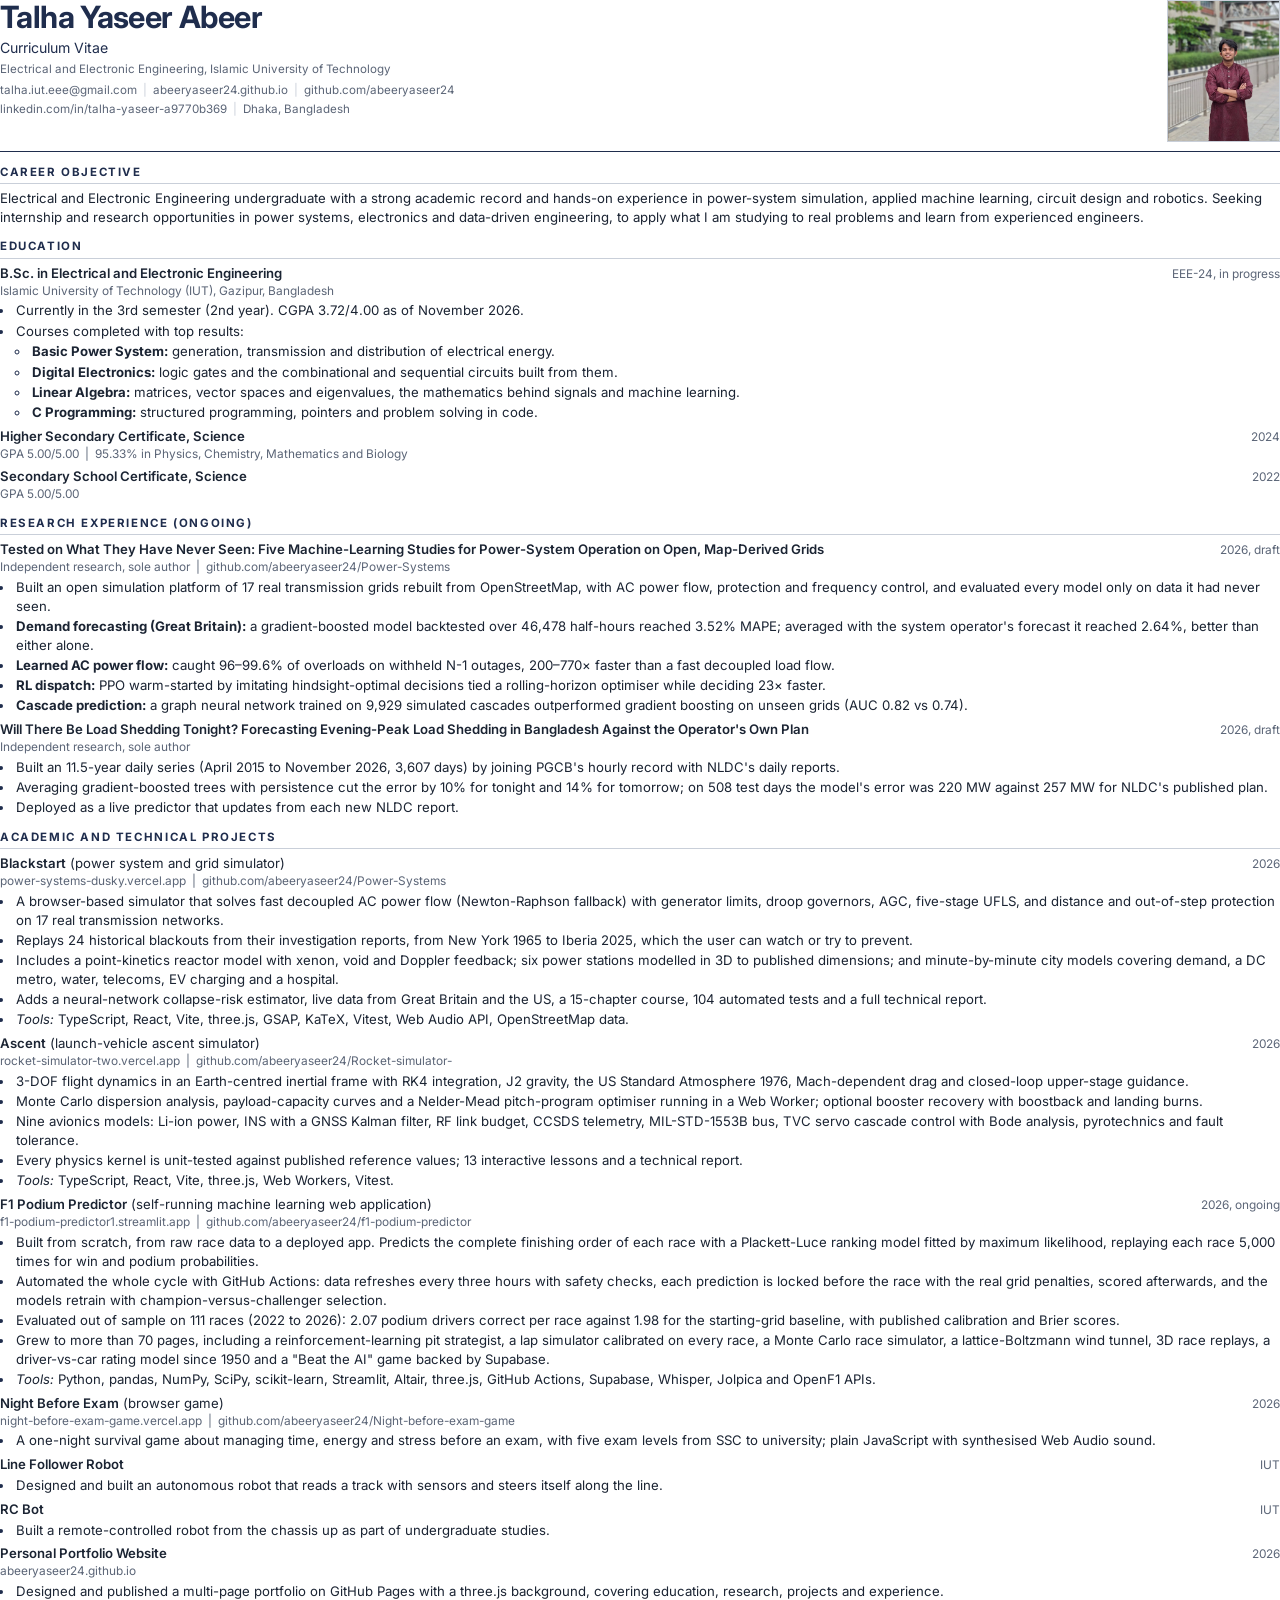
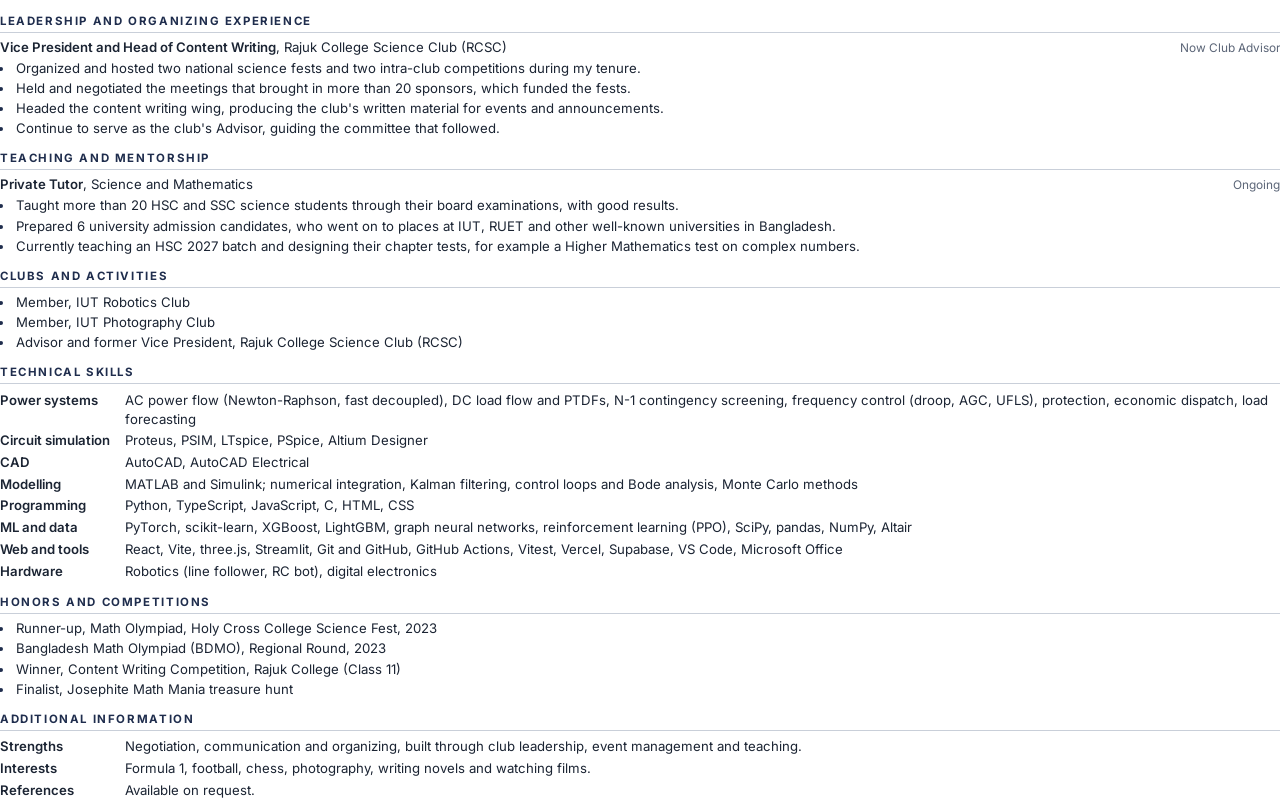
<file: cv/cv.html>
<!doctype html>
<html lang="en">
<head>
<meta charset="utf-8">
<title>Talha Yaseer Abeer - Curriculum Vitae</title>
<link rel="stylesheet" href="cv.css">
</head>
<body class="cv">
<div class="page">

<header>
  <div>
    <h1>Talha Yaseer Abeer</h1>
    <div class="title">Curriculum Vitae</div>
    <div class="contact" style="margin-top:3px">Electrical and Electronic Engineering, Islamic University of Technology</div>
    <div class="contact">
      <span>talha.iut.eee@gmail.com</span><span>abeeryaseer24.github.io</span><span>github.com/abeeryaseer24</span>
    </div>
    <div class="contact" style="margin-top:2px">
      <span>linkedin.com/in/talha-yaseer-a9770b369</span><span>Dhaka, Bangladesh</span>
    </div>
  </div>
  <img class="photo" src="../assets/photo.jpg" alt="Photograph of Talha Yaseer Abeer">
</header>

<section>
  <h2>Career Objective</h2>
  <p class="plain">Electrical and Electronic Engineering undergraduate with a strong academic record and hands-on experience in power-system simulation, applied machine learning, circuit design and robotics. Seeking internship and research opportunities in power systems, electronics and data-driven engineering, to apply what I am studying to real problems and learn from experienced engineers.</p>
</section>

<section>
  <h2>Education</h2>
  <div class="item">
    <div class="row"><span><b>B.Sc. in Electrical and Electronic Engineering</b></span><span class="when">EEE-24, in progress</span></div>
    <div class="sub">Islamic University of Technology (IUT), Gazipur, Bangladesh</div>
    <ul>
      <li>Currently in the 3rd semester (2nd year). CGPA 3.72/4.00 as of November 2026.</li>
      <li>Courses completed with top results:
        <ul style="list-style:circle">
          <li><b>Basic Power System:</b> generation, transmission and distribution of electrical energy.</li>
          <li><b>Digital Electronics:</b> logic gates and the combinational and sequential circuits built from them.</li>
          <li><b>Linear Algebra:</b> matrices, vector spaces and eigenvalues, the mathematics behind signals and machine learning.</li>
          <li><b>C Programming:</b> structured programming, pointers and problem solving in code.</li>
        </ul>
      </li>
    </ul>
  </div>
  <div class="item">
    <div class="row"><span><b>Higher Secondary Certificate, Science</b></span><span class="when">2024</span></div>
    <div class="sub">GPA 5.00/5.00 &nbsp;|&nbsp; 95.33% in Physics, Chemistry, Mathematics and Biology</div>
  </div>
  <div class="item">
    <div class="row"><span><b>Secondary School Certificate, Science</b></span><span class="when">2022</span></div>
    <div class="sub">GPA 5.00/5.00</div>
  </div>
</section>

<section>
  <h2>Research Experience (Ongoing)</h2>
  <div class="item">
    <div class="row"><span><b>Tested on What They Have Never Seen: Five Machine-Learning Studies for Power-System Operation on Open, Map-Derived Grids</b></span><span class="when">2026, draft</span></div>
    <div class="sub">Independent research, sole author &nbsp;|&nbsp; github.com/abeeryaseer24/Power-Systems</div>
    <ul>
      <li>Built an open simulation platform of 17 real transmission grids rebuilt from OpenStreetMap, with AC power flow, protection and frequency control, and evaluated every model only on data it had never seen.</li>
      <li><b>Demand forecasting (Great Britain):</b> a gradient-boosted model backtested over 46,478 half-hours reached 3.52% MAPE; averaged with the system operator's forecast it reached 2.64%, better than either alone.</li>
      <li><b>Learned AC power flow:</b> caught 96–99.6% of overloads on withheld N-1 outages, 200–770&times; faster than a fast decoupled load flow.</li>
      <li><b>RL dispatch:</b> PPO warm-started by imitating hindsight-optimal decisions tied a rolling-horizon optimiser while deciding 23&times; faster.</li>
      <li><b>Cascade prediction:</b> a graph neural network trained on 9,929 simulated cascades outperformed gradient boosting on unseen grids (AUC 0.82 vs 0.74).</li>
    </ul>
  </div>
  <div class="item">
    <div class="row"><span><b>Will There Be Load Shedding Tonight? Forecasting Evening-Peak Load Shedding in Bangladesh Against the Operator's Own Plan</b></span><span class="when">2026, draft</span></div>
    <div class="sub">Independent research, sole author</div>
    <ul>
      <li>Built an 11.5-year daily series (April 2015 to November 2026, 3,607 days) by joining PGCB's hourly record with NLDC's daily reports.</li>
      <li>Averaging gradient-boosted trees with persistence cut the error by 10% for tonight and 14% for tomorrow; on 508 test days the model's error was 220 MW against 257 MW for NLDC's published plan.</li>
      <li>Deployed as a live predictor that updates from each new NLDC report.</li>
    </ul>
  </div>
</section>

<section>
  <h2>Academic and Technical Projects</h2>
  <div class="item">
    <div class="row"><span><b>Blackstart</b> (power system and grid simulator)</span><span class="when">2026</span></div>
    <div class="sub">power-systems-dusky.vercel.app &nbsp;|&nbsp; github.com/abeeryaseer24/Power-Systems</div>
    <ul>
      <li>A browser-based simulator that solves fast decoupled AC power flow (Newton-Raphson fallback) with generator limits, droop governors, AGC, five-stage UFLS, and distance and out-of-step protection on 17 real transmission networks.</li>
      <li>Replays 24 historical blackouts from their investigation reports, from New York 1965 to Iberia 2025, which the user can watch or try to prevent.</li>
      <li>Includes a point-kinetics reactor model with xenon, void and Doppler feedback; six power stations modelled in 3D to published dimensions; and minute-by-minute city models covering demand, a DC metro, water, telecoms, EV charging and a hospital.</li>
      <li>Adds a neural-network collapse-risk estimator, live data from Great Britain and the US, a 15-chapter course, 104 automated tests and a full technical report.</li>
      <li><i>Tools:</i> TypeScript, React, Vite, three.js, GSAP, KaTeX, Vitest, Web Audio API, OpenStreetMap data.</li>
    </ul>
  </div>
  <div class="item">
    <div class="row"><span><b>Ascent</b> (launch-vehicle ascent simulator)</span><span class="when">2026</span></div>
    <div class="sub">rocket-simulator-two.vercel.app &nbsp;|&nbsp; github.com/abeeryaseer24/Rocket-simulator-</div>
    <ul>
      <li>3-DOF flight dynamics in an Earth-centred inertial frame with RK4 integration, J2 gravity, the US Standard Atmosphere 1976, Mach-dependent drag and closed-loop upper-stage guidance.</li>
      <li>Monte Carlo dispersion analysis, payload-capacity curves and a Nelder-Mead pitch-program optimiser running in a Web Worker; optional booster recovery with boostback and landing burns.</li>
      <li>Nine avionics models: Li-ion power, INS with a GNSS Kalman filter, RF link budget, CCSDS telemetry, MIL-STD-1553B bus, TVC servo cascade control with Bode analysis, pyrotechnics and fault tolerance.</li>
      <li>Every physics kernel is unit-tested against published reference values; 13 interactive lessons and a technical report.</li>
      <li><i>Tools:</i> TypeScript, React, Vite, three.js, Web Workers, Vitest.</li>
    </ul>
  </div>
  <div class="item">
    <div class="row"><span><b>F1 Podium Predictor</b> (self-running machine learning web application)</span><span class="when">2026, ongoing</span></div>
    <div class="sub">f1-podium-predictor1.streamlit.app &nbsp;|&nbsp; github.com/abeeryaseer24/f1-podium-predictor</div>
    <ul>
      <li>Built from scratch, from raw race data to a deployed app. Predicts the complete finishing order of each race with a Plackett-Luce ranking model fitted by maximum likelihood, replaying each race 5,000 times for win and podium probabilities.</li>
      <li>Automated the whole cycle with GitHub Actions: data refreshes every three hours with safety checks, each prediction is locked before the race with the real grid penalties, scored afterwards, and the models retrain with champion-versus-challenger selection.</li>
      <li>Evaluated out of sample on 111 races (2022 to 2026): 2.07 podium drivers correct per race against 1.98 for the starting-grid baseline, with published calibration and Brier scores.</li>
      <li>Grew to more than 70 pages, including a reinforcement-learning pit strategist, a lap simulator calibrated on every race, a Monte Carlo race simulator, a lattice-Boltzmann wind tunnel, 3D race replays, a driver-vs-car rating model since 1950 and a "Beat the AI" game backed by Supabase.</li>
      <li><i>Tools:</i> Python, pandas, NumPy, SciPy, scikit-learn, Streamlit, Altair, three.js, GitHub Actions, Supabase, Whisper, Jolpica and OpenF1 APIs.</li>
    </ul>
  </div>
  <div class="item">
    <div class="row"><span><b>Night Before Exam</b> (browser game)</span><span class="when">2026</span></div>
    <div class="sub">night-before-exam-game.vercel.app &nbsp;|&nbsp; github.com/abeeryaseer24/Night-before-exam-game</div>
    <ul>
      <li>A one-night survival game about managing time, energy and stress before an exam, with five exam levels from SSC to university; plain JavaScript with synthesised Web Audio sound.</li>
    </ul>
  </div>
  <div class="item">
    <div class="row"><span><b>Line Follower Robot</b></span><span class="when">IUT</span></div>
    <ul><li>Designed and built an autonomous robot that reads a track with sensors and steers itself along the line.</li></ul>
  </div>
  <div class="item">
    <div class="row"><span><b>RC Bot</b></span><span class="when">IUT</span></div>
    <ul><li>Built a remote-controlled robot from the chassis up as part of undergraduate studies.</li></ul>
  </div>
  <div class="item">
    <div class="row"><span><b>Personal Portfolio Website</b></span><span class="when">2026</span></div>
    <div class="sub">abeeryaseer24.github.io</div>
    <ul><li>Designed and published a multi-page portfolio on GitHub Pages with a three.js background, covering education, research, projects and experience.</li></ul>
  </div>
</section>

<section>
  <h2>Leadership and Organizing Experience</h2>
  <div class="item">
    <div class="row"><span><b>Vice President and Head of Content Writing</b>, Rajuk College Science Club (RCSC)</span><span class="when">Now Club Advisor</span></div>
    <ul>
      <li>Organized and hosted two national science fests and two intra-club competitions during my tenure.</li>
      <li>Held and negotiated the meetings that brought in more than 20 sponsors, which funded the fests.</li>
      <li>Headed the content writing wing, producing the club's written material for events and announcements.</li>
      <li>Continue to serve as the club's Advisor, guiding the committee that followed.</li>
    </ul>
  </div>
</section>

<section>
  <h2>Teaching and Mentorship</h2>
  <div class="item">
    <div class="row"><span><b>Private Tutor</b>, Science and Mathematics</span><span class="when">Ongoing</span></div>
    <ul>
      <li>Taught more than 20 HSC and SSC science students through their board examinations, with good results.</li>
      <li>Prepared 6 university admission candidates, who went on to places at IUT, RUET and other well-known universities in Bangladesh.</li>
      <li>Currently teaching an HSC 2027 batch and designing their chapter tests, for example a Higher Mathematics test on complex numbers.</li>
    </ul>
  </div>
</section>

<section>
  <h2>Clubs and Activities</h2>
  <ul>
    <li>Member, IUT Robotics Club</li>
    <li>Member, IUT Photography Club</li>
    <li>Advisor and former Vice President, Rajuk College Science Club (RCSC)</li>
  </ul>
</section>

<section>
  <h2>Technical Skills</h2>
  <table class="kv">
    <tr><td>Power systems</td><td>AC power flow (Newton-Raphson, fast decoupled), DC load flow and PTDFs, N-1 contingency screening, frequency control (droop, AGC, UFLS), protection, economic dispatch, load forecasting</td></tr>
    <tr><td>Circuit simulation</td><td>Proteus, PSIM, LTspice, PSpice, Altium Designer</td></tr>
    <tr><td>CAD</td><td>AutoCAD, AutoCAD Electrical</td></tr>
    <tr><td>Modelling</td><td>MATLAB and Simulink; numerical integration, Kalman filtering, control loops and Bode analysis, Monte Carlo methods</td></tr>
    <tr><td>Programming</td><td>Python, TypeScript, JavaScript, C, HTML, CSS</td></tr>
    <tr><td>ML and data</td><td>PyTorch, scikit-learn, XGBoost, LightGBM, graph neural networks, reinforcement learning (PPO), SciPy, pandas, NumPy, Altair</td></tr>
    <tr><td>Web and tools</td><td>React, Vite, three.js, Streamlit, Git and GitHub, GitHub Actions, Vitest, Vercel, Supabase, VS Code, Microsoft Office</td></tr>
    <tr><td>Hardware</td><td>Robotics (line follower, RC bot), digital electronics</td></tr>
  </table>
</section>

<section>
  <h2>Honors and Competitions</h2>
  <ul>
    <li>Runner-up, Math Olympiad, Holy Cross College Science Fest, 2023</li>
    <li>Bangladesh Math Olympiad (BDMO), Regional Round, 2023</li>
    <li>Winner, Content Writing Competition, Rajuk College (Class 11)</li>
    <li>Finalist, Josephite Math Mania treasure hunt</li>
  </ul>
</section>

<section>
  <h2>Additional Information</h2>
  <table class="kv">
    <tr><td>Strengths</td><td>Negotiation, communication and organizing, built through club leadership, event management and teaching.</td></tr>
    <tr><td>Interests</td><td>Formula 1, football, chess, photography, writing novels and watching films.</td></tr>
    <tr><td>References</td><td>Available on request.</td></tr>
  </table>
</section>

</div>
</body>
</html>
</file>
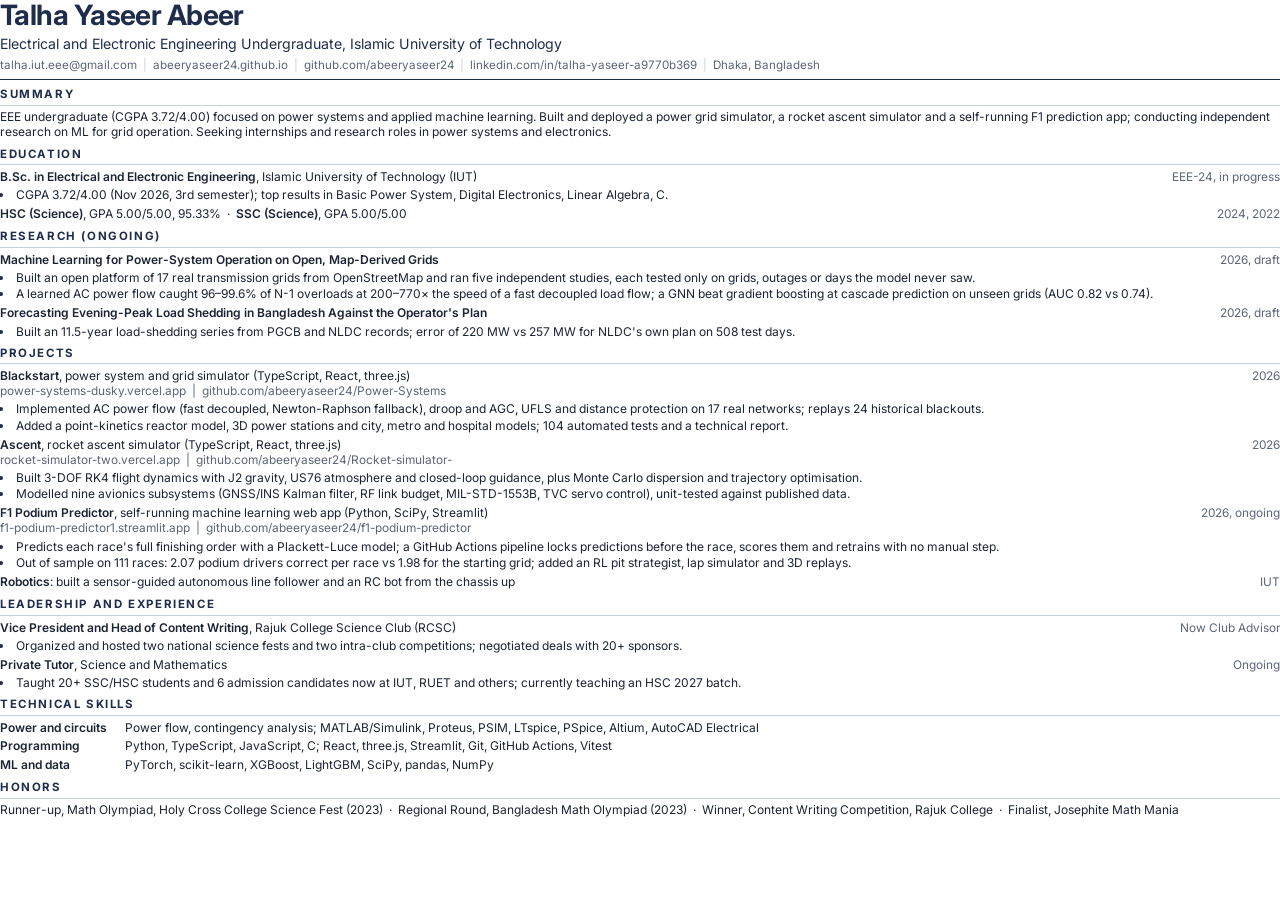
<file: cv/resume.html>
<!doctype html>
<html lang="en">
<head>
<meta charset="utf-8">
<title>Talha Yaseer Abeer - Resume</title>
<link rel="stylesheet" href="cv.css">
<style>@page { margin: 9mm 13mm 8mm; }</style>
</head>
<body class="resume">
<div class="page">

<header>
  <div>
    <h1>Talha Yaseer Abeer</h1>
    <div class="title">Electrical and Electronic Engineering Undergraduate, Islamic University of Technology</div>
    <div class="contact">
      <span>talha.iut.eee@gmail.com</span><span>abeeryaseer24.github.io</span><span>github.com/abeeryaseer24</span><span>linkedin.com/in/talha-yaseer-a9770b369</span><span>Dhaka, Bangladesh</span>
    </div>
  </div>
</header>

<section>
  <h2>Summary</h2>
  <p class="plain">EEE undergraduate (CGPA 3.72/4.00) focused on power systems and applied machine learning. Built and deployed a power grid simulator, a rocket ascent simulator and a self-running F1 prediction app; conducting independent research on ML for grid operation. Seeking internships and research roles in power systems and electronics.</p>
</section>

<section>
  <h2>Education</h2>
  <div class="item">
    <div class="row"><span><b>B.Sc. in Electrical and Electronic Engineering</b>, Islamic University of Technology (IUT)</span><span class="when">EEE-24, in progress</span></div>
    <ul>
      <li>CGPA 3.72/4.00 (Nov 2026, 3rd semester); top results in Basic Power System, Digital Electronics, Linear Algebra, C.</li>
    </ul>
  </div>
  <div class="item">
    <div class="row"><span><b>HSC (Science)</b>, GPA 5.00/5.00, 95.33% &nbsp;&middot;&nbsp; <b>SSC (Science)</b>, GPA 5.00/5.00</span><span class="when">2024, 2022</span></div>
  </div>
</section>

<section>
  <h2>Research (Ongoing)</h2>
  <div class="item">
    <div class="row"><span><b>Machine Learning for Power-System Operation on Open, Map-Derived Grids</b></span><span class="when">2026, draft</span></div>
    <ul>
      <li>Built an open platform of 17 real transmission grids from OpenStreetMap and ran five independent studies, each tested only on grids, outages or days the model never saw.</li>
      <li>A learned AC power flow caught 96–99.6% of N-1 overloads at 200–770&times; the speed of a fast decoupled load flow; a GNN beat gradient boosting at cascade prediction on unseen grids (AUC 0.82 vs 0.74).</li>
    </ul>
  </div>
  <div class="item">
    <div class="row"><span><b>Forecasting Evening-Peak Load Shedding in Bangladesh Against the Operator's Plan</b></span><span class="when">2026, draft</span></div>
    <ul>
      <li>Built an 11.5-year load-shedding series from PGCB and NLDC records; error of 220 MW vs 257 MW for NLDC's own plan on 508 test days.</li>
    </ul>
  </div>
</section>

<section>
  <h2>Projects</h2>
  <div class="item">
    <div class="row"><span><b>Blackstart</b>, power system and grid simulator (TypeScript, React, three.js)</span><span class="when">2026</span></div>
    <div class="sub">power-systems-dusky.vercel.app &nbsp;|&nbsp; github.com/abeeryaseer24/Power-Systems</div>
    <ul>
      <li>Implemented AC power flow (fast decoupled, Newton-Raphson fallback), droop and AGC, UFLS and distance protection on 17 real networks; replays 24 historical blackouts.</li>
      <li>Added a point-kinetics reactor model, 3D power stations and city, metro and hospital models; 104 automated tests and a technical report.</li>
    </ul>
  </div>
  <div class="item">
    <div class="row"><span><b>Ascent</b>, rocket ascent simulator (TypeScript, React, three.js)</span><span class="when">2026</span></div>
    <div class="sub">rocket-simulator-two.vercel.app &nbsp;|&nbsp; github.com/abeeryaseer24/Rocket-simulator-</div>
    <ul>
      <li>Built 3-DOF RK4 flight dynamics with J2 gravity, US76 atmosphere and closed-loop guidance, plus Monte Carlo dispersion and trajectory optimisation.</li>
      <li>Modelled nine avionics subsystems (GNSS/INS Kalman filter, RF link budget, MIL-STD-1553B, TVC servo control), unit-tested against published data.</li>
    </ul>
  </div>
  <div class="item">
    <div class="row"><span><b>F1 Podium Predictor</b>, self-running machine learning web app (Python, SciPy, Streamlit)</span><span class="when">2026, ongoing</span></div>
    <div class="sub">f1-podium-predictor1.streamlit.app &nbsp;|&nbsp; github.com/abeeryaseer24/f1-podium-predictor</div>
    <ul>
      <li>Predicts each race's full finishing order with a Plackett-Luce model; a GitHub Actions pipeline locks predictions before the race, scores them and retrains with no manual step.</li>
      <li>Out of sample on 111 races: 2.07 podium drivers correct per race vs 1.98 for the starting grid; added an RL pit strategist, lap simulator and 3D replays.</li>
    </ul>
  </div>
  <div class="item">
    <div class="row"><span><b>Robotics</b>: built a sensor-guided autonomous line follower and an RC bot from the chassis up</span><span class="when">IUT</span></div>
  </div>
</section>

<section>
  <h2>Leadership and Experience</h2>
  <div class="item">
    <div class="row"><span><b>Vice President and Head of Content Writing</b>, Rajuk College Science Club (RCSC)</span><span class="when">Now Club Advisor</span></div>
    <ul>
      <li>Organized and hosted two national science fests and two intra-club competitions; negotiated deals with 20+ sponsors.</li>
    </ul>
  </div>
  <div class="item">
    <div class="row"><span><b>Private Tutor</b>, Science and Mathematics</span><span class="when">Ongoing</span></div>
    <ul>
      <li>Taught 20+ SSC/HSC students and 6 admission candidates now at IUT, RUET and others; currently teaching an HSC 2027 batch.</li>
    </ul>
  </div>
</section>

<section>
  <h2>Technical Skills</h2>
  <table class="kv">
    <tr><td>Power and circuits</td><td>Power flow, contingency analysis; MATLAB/Simulink, Proteus, PSIM, LTspice, PSpice, Altium, AutoCAD Electrical</td></tr>
    <tr><td>Programming</td><td>Python, TypeScript, JavaScript, C; React, three.js, Streamlit, Git, GitHub Actions, Vitest</td></tr>
    <tr><td>ML and data</td><td>PyTorch, scikit-learn, XGBoost, LightGBM, SciPy, pandas, NumPy</td></tr>
  </table>
</section>

<section>
  <h2>Honors</h2>
  <p class="plain">Runner-up, Math Olympiad, Holy Cross College Science Fest (2023) &nbsp;&middot;&nbsp; Regional Round, Bangladesh Math Olympiad (2023) &nbsp;&middot;&nbsp; Winner, Content Writing Competition, Rajuk College &nbsp;&middot;&nbsp; Finalist, Josephite Math Mania</p>
</section>

</div>
</body>
</html>
</file>
<file: cv/cv.css>
/* Shared print styles for the resume and CV. Rendered to PDF by build.ps1. */
@import url("https://fonts.googleapis.com/css2?family=Inter:wght@400;500;600;700&display=swap");

@page { size: A4; margin: 12mm 15mm 11mm; }
* { box-sizing: border-box; margin: 0; padding: 0; }
:root { --ink: #1b2433; --navy: #1f2d4d; --mute: #5b6577; --rule: #c9cfd9; }
html { -webkit-print-color-adjust: exact; print-color-adjust: exact; }
body { font-family: "Inter", "Segoe UI", Arial, sans-serif; color: var(--ink); font-size: 9.6pt; line-height: 1.38; background: #fff; }
a { color: inherit; text-decoration: none; }

.page { width: 100%; }

header { display: flex; justify-content: space-between; align-items: flex-start; gap: 18px; padding-bottom: 9px; border-bottom: 1.6px solid var(--navy); }
h1 { font-size: 23pt; font-weight: 700; color: var(--navy); letter-spacing: -0.02em; line-height: 1.1; }
.title { font-size: 10.6pt; color: var(--navy); margin-top: 4px; }
.contact { font-size: 8.7pt; color: var(--mute); margin-top: 5px; }
.contact span + span::before { content: "|"; color: var(--rule); margin: 0 6px; }
.photo { width: 30mm; height: 37.5mm; object-fit: cover; border: 1px solid var(--rule); flex: none; }

section { margin-top: 10px; }
h2 { font-size: 8.6pt; font-weight: 700; letter-spacing: 0.14em; text-transform: uppercase; color: var(--navy); padding-bottom: 3px; border-bottom: 1px solid var(--rule); margin-bottom: 5px; }

.item { margin-top: 5px; break-inside: avoid; }
.row { display: flex; justify-content: space-between; gap: 12px; align-items: baseline; }
.row b { font-weight: 600; }
.row .when { color: var(--mute); white-space: nowrap; font-size: 8.9pt; }
.sub { color: var(--mute); font-size: 8.9pt; }
ul { margin: 2px 0 0 14px; }
li { margin-top: 1.5px; padding-left: 2px; }
li::marker { color: var(--navy); }
p.plain { margin-top: 2px; }

table.kv { width: 100%; border-collapse: collapse; }
table.kv td { padding: 1.5px 0; vertical-align: top; }
table.kv td:first-child { width: 33mm; font-weight: 600; padding-right: 8px; }

/* CV runs a touch roomier than the one-page resume */
.cv body, body.cv { font-size: 9.9pt; line-height: 1.42; }
body.cv section { margin-top: 12px; }

/* One-page resume: slightly tighter type */
body.resume { font-size: 9pt; line-height: 1.27; }
body.resume section { margin-top: 7px; }
body.resume h2 { margin-bottom: 3px; }
body.resume li { margin-top: 1px; }
body.resume header { padding-bottom: 7px; }
body.resume .item { margin-top: 4px; }
body.resume h1 { font-size: 21pt; }
.contact span { white-space: nowrap; display: inline-block; }
</file>
